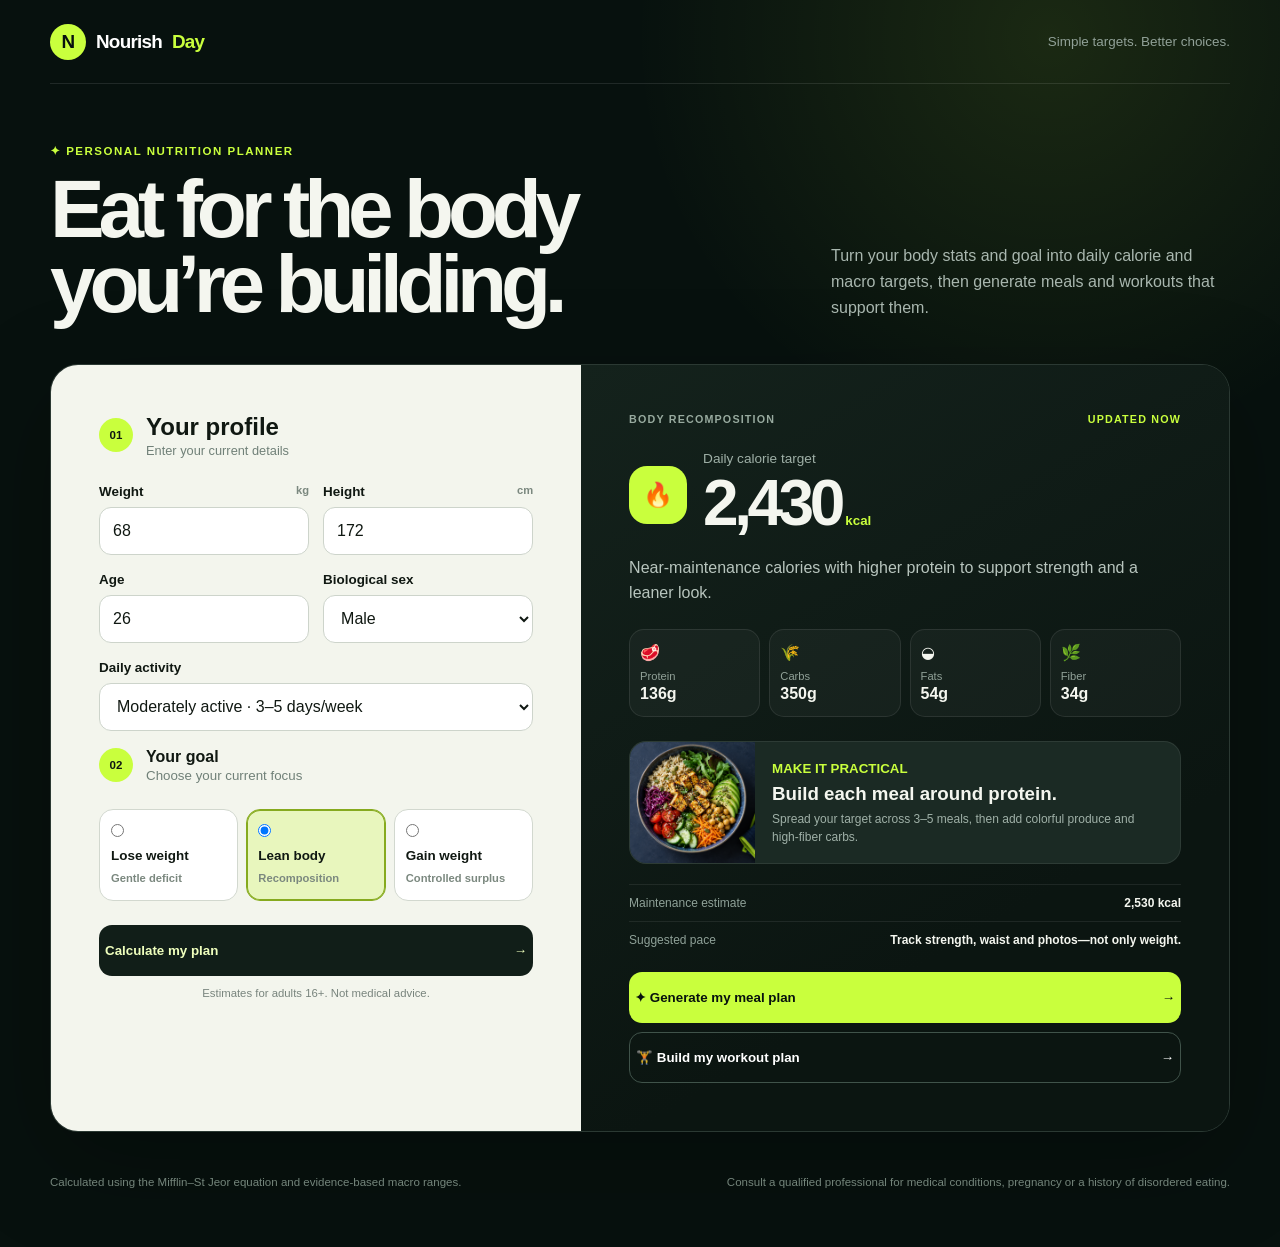
<file: index.html>
<!doctype html>
<html lang="en">
<head>
  <meta charset="UTF-8">
  <meta name="viewport" content="width=device-width, initial-scale=1.0">
  <meta name="description" content="Personalized calorie, macro, meal and workout planner.">
  <title>Nourish Day — Nutrition Planner</title>
  <link rel="stylesheet" href="styles.css">
</head>
<body>
  <main class="shell">
    <header class="header">
      <a class="brand" href="index.html"><span class="logo">N</span>Nourish<span>Day</span></a>
      <p>Simple targets. Better choices.</p>
    </header>

    <section class="hero">
      <div><p class="eyebrow">✦ Personal nutrition planner</p><h1>Eat for the body<br>you’re building.</h1></div>
      <p>Turn your body stats and goal into daily calorie and macro targets, then generate meals and workouts that support them.</p>
    </section>

    <section class="calculator" id="calculator">
      <form class="profile" id="nutrition-form">
        <div class="section-title"><b>01</b><div><h2>Your profile</h2><p>Enter your current details</p></div></div>
        <div class="two-col">
          <label>Weight <small>kg</small><input id="weight" type="number" min="30" max="300" value="68" required></label>
          <label>Height <small>cm</small><input id="height" type="number" min="120" max="230" value="172" required></label>
        </div>
        <div class="two-col">
          <label>Age<input id="age" type="number" min="16" max="90" value="26" required></label>
          <label>Biological sex<select id="sex"><option value="male">Male</option><option value="female">Female</option></select></label>
        </div>
        <label>Daily activity
          <select id="activity">
            <option value="1.2">Mostly seated</option>
            <option value="1.375">Lightly active · 1–3 days/week</option>
            <option value="1.55" selected>Moderately active · 3–5 days/week</option>
            <option value="1.725">Very active · 6–7 days/week</option>
            <option value="1.9">Athlete-level activity</option>
          </select>
        </label>
        <fieldset><legend><b>02</b><div><strong>Your goal</strong><small>Choose your current focus</small></div></legend>
          <div class="goals">
            <label class="goal"><input type="radio" name="goal" value="lose"><strong>Lose weight</strong><small>Gentle deficit</small></label>
            <label class="goal active"><input type="radio" name="goal" value="lean" checked><strong>Lean body</strong><small>Recomposition</small></label>
            <label class="goal"><input type="radio" name="goal" value="gain"><strong>Gain weight</strong><small>Controlled surplus</small></label>
          </div>
        </fieldset>
        <button class="primary dark" type="submit">Calculate my plan <span>→</span></button>
        <p class="fine-print">Estimates for adults 16+. Not medical advice.</p>
      </form>

      <section class="results" aria-live="polite">
        <div class="topline"><span id="goal-label">BODY RECOMPOSITION</span><span>UPDATED NOW</span></div>
        <div class="calories"><div class="calorie-icon">🔥</div><div><p>Daily calorie target</p><strong id="calories">2,440</strong> <small>kcal</small></div></div>
        <p class="summary" id="goal-summary">Near-maintenance calories with higher protein to support strength and a leaner look.</p>
        <div class="macros">
          <article><i>🥩</i><span>Protein</span><strong><b id="protein">136</b>g</strong></article>
          <article><i>🌾</i><span>Carbs</span><strong><b id="carbs">345</b>g</strong></article>
          <article><i>◒</i><span>Fats</span><strong><b id="fat">54</b>g</strong></article>
          <article><i>🌿</i><span>Fiber</span><strong><b id="fiber">34</b>g</strong></article>
        </div>
        <div class="meal-tip"><img src="/meal-bowl.png" alt="Balanced meal bowl"><div><small>MAKE IT PRACTICAL</small><h3>Build each meal around protein.</h3><p>Spread your target across 3–5 meals, then add colorful produce and high-fiber carbs.</p></div></div>
        <div class="facts"><p><span>Maintenance estimate</span><strong id="maintenance">2,540 kcal</strong></p><p><span>Suggested pace</span><strong id="pace">Track strength, waist and photos.</strong></p></div>
        <button class="primary lime" id="meal-button" type="button">✦ Generate my meal plan <span>→</span></button>
        <button class="primary outline" id="workout-button" type="button">🏋 Build my workout plan <span>→</span></button>
      </section>
    </section>

    <section class="meal-plan hidden" id="meal-plan">
      <div class="plan-heading"><div><p class="eyebrow">✦ Your day on a plate</p><h2>Morning to night,<br>planned for you.</h2></div><div><span id="meal-goal">BODY RECOMPOSITION</span><strong id="meal-total">2,440 kcal · 136g protein</strong></div></div>
      <div id="meal-list"></div>
      <p class="notice"><strong>Use this as a flexible template.</strong> Adjust rice, roti, oils and snacks to stay near your daily target.</p>
    </section>

    <footer><p>Calculated using the Mifflin–St Jeor equation and evidence-based macro ranges.</p><p>Consult a qualified professional for medical conditions, pregnancy or a history of disordered eating.</p></footer>
  </main>
  <script src="script.js"></script>
</body>
</html>
</file>
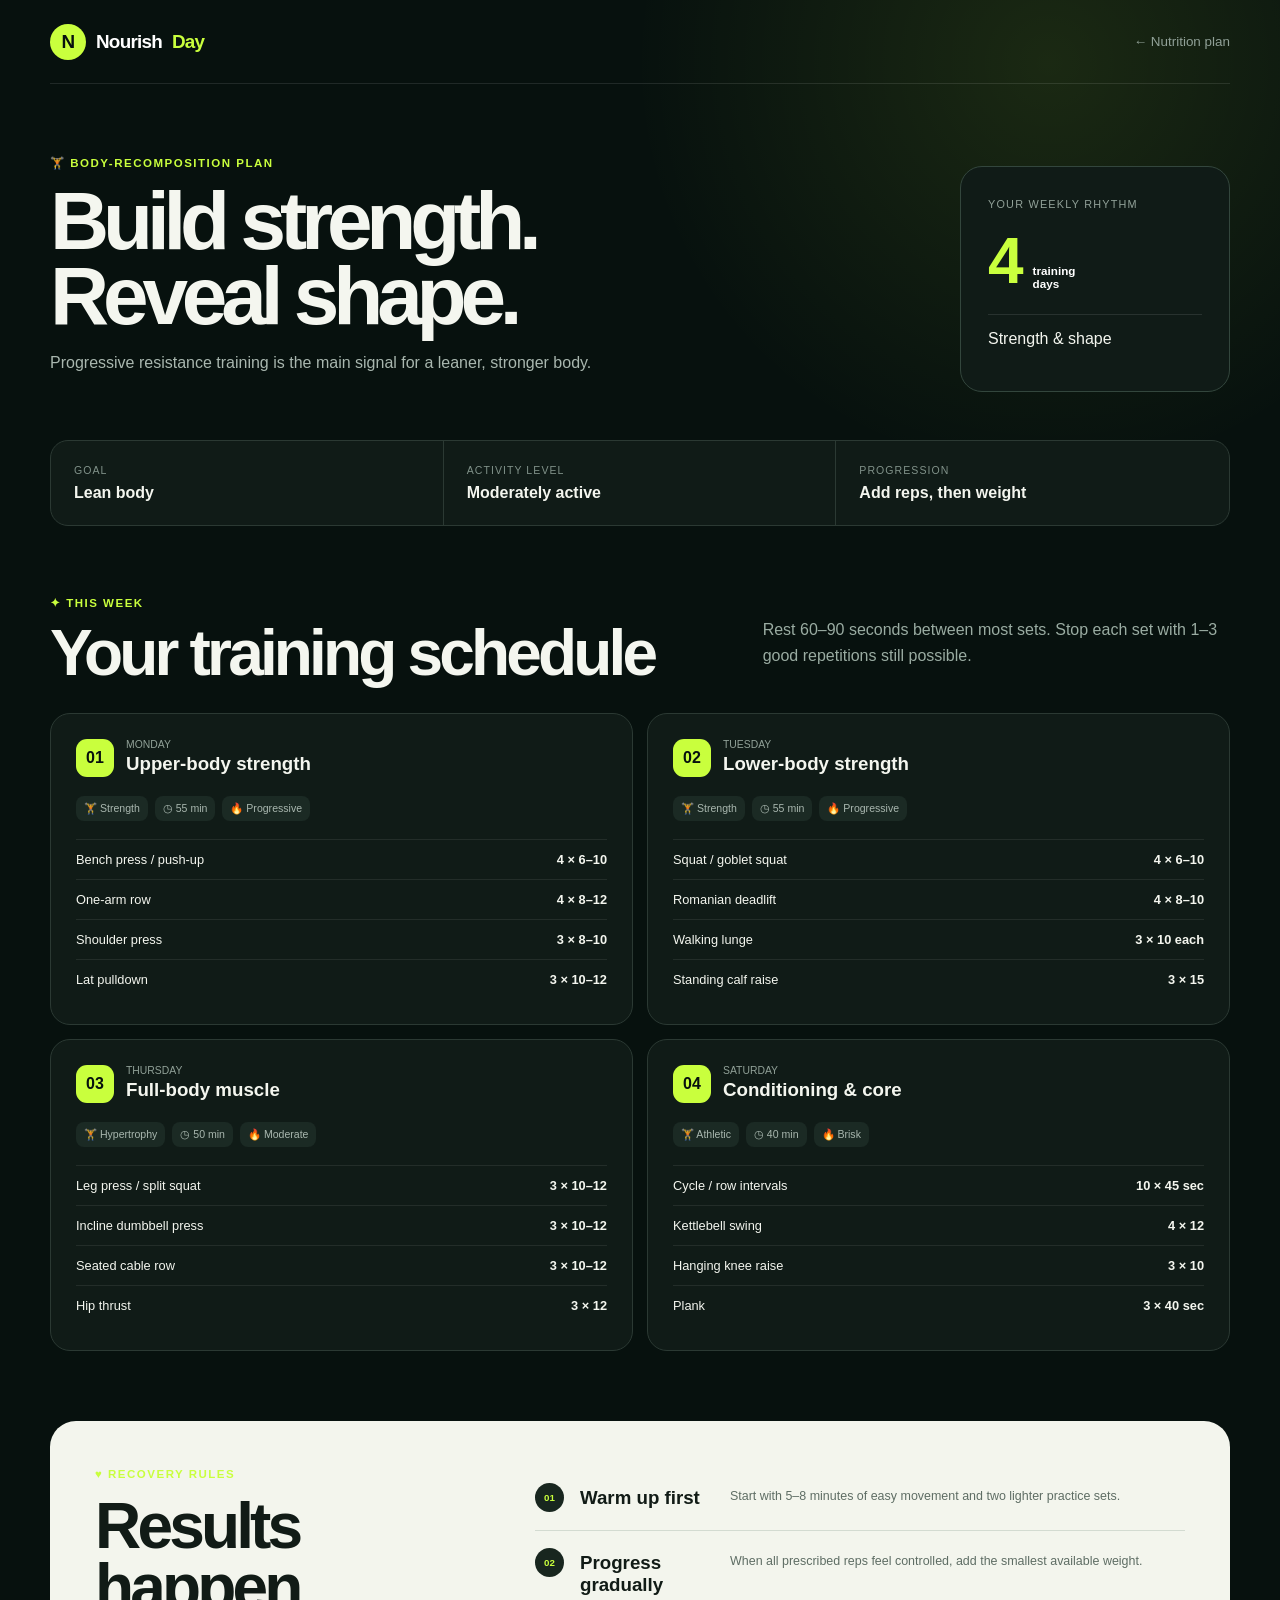
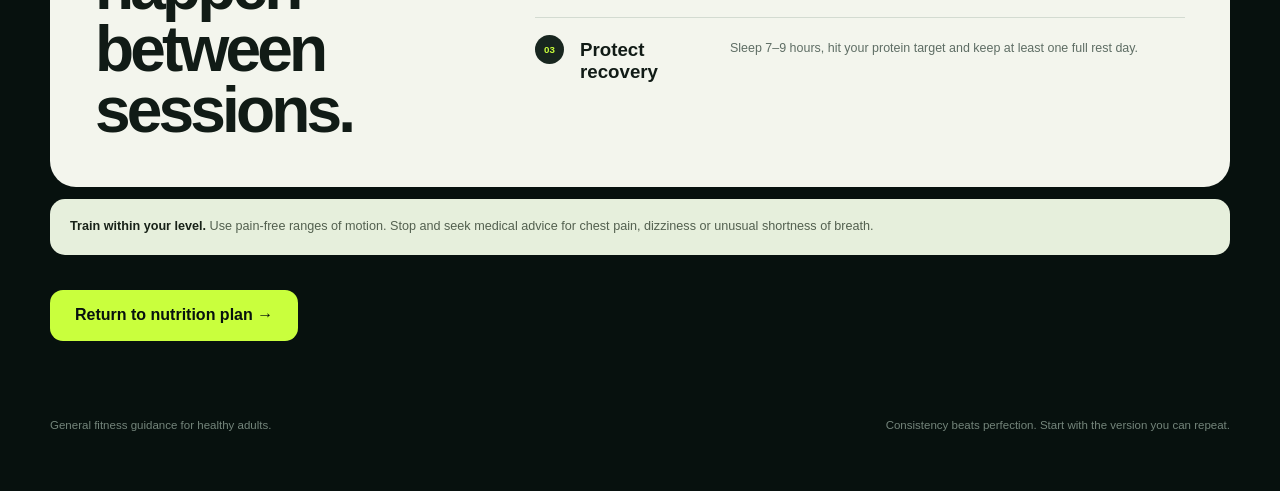
<file: workout.html>
<!doctype html>
<html lang="en">
<head>
  <meta charset="UTF-8">
  <meta name="viewport" content="width=device-width, initial-scale=1.0">
  <title>Nourish Day — Workout Plan</title>
  <link rel="stylesheet" href="styles.css">
</head>
<body>
  <main class="shell workout-page">
    <header class="header"><a class="brand" href="index.html"><span class="logo">N</span>Nourish<span>Day</span></a><a class="back" href="index.html">← Nutrition plan</a></header>
    <section class="workout-hero"><div><p class="eyebrow" id="workout-label">🏋 Body-recomposition plan</p><h1 id="workout-title">Build strength.<br>Reveal shape.</h1><p id="workout-note"></p></div><aside><span>YOUR WEEKLY RHYTHM</span><strong><b id="training-days">4</b><small>training days</small></strong><p id="workout-accent">Strength & shape</p></aside></section>
    <section class="stat-row"><article><span>Goal</span><strong id="workout-goal">Lean body</strong></article><article><span>Activity level</span><strong id="workout-activity">Moderately active</strong></article><article><span>Progression</span><strong>Add reps, then weight</strong></article></section>
    <section class="weekly"><div class="weekly-heading"><div><p class="eyebrow">✦ This week</p><h2>Your training schedule</h2></div><p>Rest 60–90 seconds between most sets. Stop each set with 1–3 good repetitions still possible.</p></div><div class="workout-grid" id="workout-grid"></div></section>
    <section class="recovery"><div><p class="eyebrow">♥ Recovery rules</p><h2>Results happen between sessions.</h2></div><div><article><b>01</b><h3>Warm up first</h3><p>Start with 5–8 minutes of easy movement and two lighter practice sets.</p></article><article><b>02</b><h3>Progress gradually</h3><p>When all prescribed reps feel controlled, add the smallest available weight.</p></article><article><b>03</b><h3>Protect recovery</h3><p>Sleep 7–9 hours, hit your protein target and keep at least one full rest day.</p></article></div></section>
    <p class="notice"><strong>Train within your level.</strong> Use pain-free ranges of motion. Stop and seek medical advice for chest pain, dizziness or unusual shortness of breath.</p>
    <a class="primary lime return" href="index.html">Return to nutrition plan →</a>
    <footer><p>General fitness guidance for healthy adults.</p><p>Consistency beats perfection. Start with the version you can repeat.</p></footer>
  </main>
  <script src="workout.js"></script>
</body>
</html>
</file>
<file: styles.css>
:root{--bg:#07110e;--panel:#101b17;--lime:#c9ff3d;--paper:#f3f5ed;--muted:#9daf9f;--border:#2b3933}*{box-sizing:border-box}html{scroll-behavior:smooth}body{margin:0;background:radial-gradient(circle at 82% 3%,rgba(201,255,61,.1),transparent 26rem),var(--bg);color:#f4f6ef;font-family:Arial,Helvetica,sans-serif}.shell{width:min(1180px,calc(100% - 36px));margin:auto}.header{height:84px;display:flex;align-items:center;justify-content:space-between;border-bottom:1px solid rgba(255,255,255,.1)}.header>p,.back{color:#91a198;font-size:.84rem;text-decoration:none}.brand{display:flex;align-items:center;gap:10px;color:#fff;text-decoration:none;font-weight:850;font-size:1.18rem;letter-spacing:-.04em}.brand>span:last-child{color:var(--lime)}.logo{display:grid;place-items:center;width:36px;height:36px;border-radius:50%;background:var(--lime);color:var(--bg)}.hero{display:grid;grid-template-columns:1.3fr .7fr;gap:40px;align-items:end;padding:60px 0 42px}.eyebrow{margin:0 0 13px!important;color:var(--lime)!important;text-transform:uppercase;letter-spacing:.13em;font-size:.72rem!important;font-weight:850}.hero h1,.workout-hero h1{margin:0;font-size:clamp(3rem,6.4vw,5.8rem);line-height:.92;letter-spacing:-.075em}.hero>p{margin:0;color:#a9b7af;line-height:1.65}.calculator{display:grid;grid-template-columns:.9fr 1.1fr;border:1px solid var(--border);border-radius:28px;overflow:hidden;box-shadow:0 30px 100px rgba(0,0,0,.28)}.profile,.results{padding:clamp(28px,4vw,48px)}.profile{background:var(--paper);color:#101812}.results{background:linear-gradient(150deg,#14221c,#0b1511 70%)}.section-title,legend{display:flex;align-items:center;gap:13px;margin-bottom:26px}.section-title b,legend>b{display:grid;place-items:center;width:34px;height:34px;border-radius:50%;background:var(--lime);font-size:.72rem}.section-title h2{margin:0}.section-title p{margin:2px 0 0;color:#708078;font-size:.8rem}.two-col{display:grid;grid-template-columns:1fr 1fr;gap:14px}label{display:block;margin-bottom:17px;font-size:.84rem;font-weight:750}label small{float:right;color:#7b887f}input,select{display:block;width:100%;height:48px;margin-top:8px;padding:0 13px;border:1px solid #cdd4cb;border-radius:12px;background:#fff;color:#101812;font-size:1rem}fieldset{margin:12px 0 24px;padding:0;border:0}legend{padding:0}legend small{display:block;margin-top:2px;color:#708078}.goals{display:grid;grid-template-columns:repeat(3,1fr);gap:8px}.goal{min-height:92px;margin:0;padding:14px 11px;border:1px solid #d2d8cf;border-radius:14px;background:#fff;cursor:pointer}.goal.active{border-color:#86aa1e;background:#e8f6bd;box-shadow:inset 0 0 0 1px #86aa1e}.goal input{width:auto;height:auto;margin:0 0 11px}.goal strong,.goal small{display:block;float:none}.goal small{margin-top:9px}.primary{display:flex;align-items:center;justify-content:center;gap:10px;width:100%;height:51px;border-radius:13px;font-weight:850;text-decoration:none;cursor:pointer}.primary span:last-child{margin-left:auto}.dark{border:0;background:#111e18;color:#efffbd}.lime{border:0;background:var(--lime);color:var(--bg)}.outline{margin-top:9px;border:1px solid #40534a;background:transparent;color:#fff}.fine-print{text-align:center;color:#78847d;font-size:.71rem}.topline{display:flex;justify-content:space-between;color:#98aa9f;font-size:.67rem;letter-spacing:.11em;font-weight:800}.topline span:last-child{color:var(--lime)}.calories{display:flex;align-items:center;gap:16px;margin-top:26px}.calorie-icon{display:grid;place-items:center;width:58px;height:58px;border-radius:18px;background:var(--lime);font-size:1.5rem}.calories p{margin:0;color:#9fb0a7;font-size:.85rem}.calories strong{font-size:clamp(2.7rem,5vw,4.2rem);letter-spacing:-.07em}.calories small{color:var(--lime);font-weight:800}.summary{color:#b8c5be;line-height:1.55}.macros{display:grid;grid-template-columns:repeat(4,1fr);gap:9px;margin:24px 0}.macros article{padding:13px 10px;border:1px solid rgba(255,255,255,.09);border-radius:15px;background:rgba(255,255,255,.035)}.macros i,.macros span,.macros strong{display:block}.macros i{margin-bottom:8px;font-style:normal}.macros span{color:#91a198;font-size:.7rem}.macros strong{margin-top:3px}.meal-tip{display:grid;grid-template-columns:125px 1fr;overflow:hidden;border:1px solid rgba(255,255,255,.08);border-radius:17px;background:#1b2a24}.meal-tip img{width:100%;height:100%;object-fit:cover}.meal-tip div{padding:17px}.meal-tip small{color:var(--lime);font-weight:800}.meal-tip h3{margin:6px 0}.meal-tip p{margin:0;color:#9fb0a7;font-size:.75rem;line-height:1.45}.facts{margin:20px 0 14px}.facts p{display:flex;justify-content:space-between;gap:20px;margin:0;padding:11px 0;border-top:1px solid rgba(255,255,255,.08);font-size:.75rem}.facts span{color:#8fa198}.facts strong{text-align:right}.hidden{display:none}.meal-plan{scroll-margin-top:20px;margin-top:26px;padding:clamp(28px,5vw,58px);border-radius:28px;background:var(--paper);color:#111b16}.plan-heading{display:grid;grid-template-columns:1.2fr .8fr;gap:40px;align-items:end;padding-bottom:34px;border-bottom:1px solid #ced6cc}.plan-heading h2,.weekly h2,.recovery h2{margin:0;font-size:clamp(2.3rem,5vw,4.6rem);line-height:.96;letter-spacing:-.06em}.plan-heading>div:last-child{display:grid;gap:8px}.plan-heading>div:last-child span{color:#708078;font-size:.75rem}.meal-row{display:grid;grid-template-columns:95px minmax(0,1fr) 105px;gap:24px;align-items:center;padding:23px 0;border-bottom:1px solid #d8ded5}.meal-row time{color:#657269;font-size:.76rem;font-weight:750}.meal-row p{margin:0;color:#738178;font-size:.68rem;text-transform:uppercase;letter-spacing:.1em;font-weight:800}.meal-row h3{margin:4px 0 7px}.meal-row .foods{color:#3f4c44;font-size:.84rem;line-height:1.5}.meal-row aside{text-align:right}.meal-row aside strong,.meal-row aside small{display:block}.meal-row aside small{color:#77847c}.notice{padding:18px 20px;border-radius:15px;background:#e6efdc;color:#53604f;font-size:.79rem;line-height:1.55}.notice strong{color:#182218}footer{display:grid;grid-template-columns:1fr 1fr;gap:25px;padding:30px 0 44px;color:#74857b;font-size:.72rem;line-height:1.55}footer p:last-child{text-align:right}
.workout-hero{display:grid;grid-template-columns:1fr 270px;gap:60px;align-items:end;padding:72px 0 48px}.workout-hero>div>p:last-child{max-width:650px;color:#a9b7af;line-height:1.65}.workout-hero aside{padding:27px;border:1px solid #33463d;border-radius:22px;background:#101b17}.workout-hero aside>span{color:#91a198;font-size:.68rem;letter-spacing:.11em}.workout-hero aside>strong{display:flex;align-items:end;gap:9px;margin:12px 0;color:var(--lime);font-size:4rem}.workout-hero aside small{max-width:60px;padding-bottom:8px;color:#fff;font-size:.73rem}.workout-hero aside p{padding-top:15px;border-top:1px solid rgba(255,255,255,.1)}.stat-row{display:grid;grid-template-columns:repeat(3,1fr);overflow:hidden;border:1px solid var(--border);border-radius:18px;background:var(--panel)}.stat-row article{padding:23px;border-right:1px solid var(--border)}.stat-row article:last-child{border:0}.stat-row span,.stat-row strong{display:block}.stat-row span{margin-bottom:8px;color:#81928a;font-size:.66rem;text-transform:uppercase;letter-spacing:.1em}.weekly{padding:70px 0}.weekly-heading{display:grid;grid-template-columns:1fr .7fr;gap:45px;align-items:end;margin-bottom:28px}.weekly-heading>p{color:#9aaca2;line-height:1.6}.workout-grid{display:grid;grid-template-columns:repeat(2,1fr);gap:14px}.workout-card{padding:25px;border:1px solid var(--border);border-radius:20px;background:var(--panel)}.workout-card header{display:flex;gap:12px;align-items:center}.workout-card header>b{display:grid;place-items:center;width:38px;height:38px;border-radius:11px;background:var(--lime);color:var(--bg)}.workout-card header p{margin:0;color:#91a198;font-size:.65rem;text-transform:uppercase}.workout-card header h3{margin:3px 0}.tags{display:flex;gap:7px;flex-wrap:wrap;margin:18px 0}.tags span{padding:6px 8px;border-radius:8px;background:#1b2a24;color:#a9b7af;font-size:.66rem}.workout-card ul{list-style:none;margin:0;padding:0}.workout-card li{display:flex;justify-content:space-between;padding:12px 0;border-top:1px solid rgba(255,255,255,.08);font-size:.8rem}.recovery{display:grid;grid-template-columns:.75fr 1.25fr;gap:50px;padding:45px;border-radius:26px;background:var(--paper);color:#111b16}.recovery article{display:grid;grid-template-columns:35px 140px 1fr;gap:10px;padding:17px 0;border-bottom:1px solid #d3dbd1}.recovery article:last-child{border:0}.recovery article b{display:grid;place-items:center;width:29px;height:29px;border-radius:50%;background:#18261f;color:var(--lime);font-size:.61rem}.recovery h3,.recovery p{margin:4px 0}.recovery p{color:#5e6d64;font-size:.78rem;line-height:1.5}.return{width:max-content;margin:35px 0;padding:0 25px}
@media(max-width:850px){.hero,.calculator,.workout-hero,.weekly-heading,.recovery,.plan-heading{grid-template-columns:1fr}.results{order:-1}.workout-hero aside{max-width:360px}}
@media(max-width:600px){.shell{width:calc(100% - 22px)}.header{height:68px}.header>p{display:none}.hero{padding:38px 3px 28px}.hero h1,.workout-hero h1{font-size:3.25rem}.calculator,.meal-plan{border-radius:20px}.profile,.results{padding:27px 20px}.results{order:0}.goals{grid-template-columns:1fr}.goal{min-height:auto}.macros{grid-template-columns:1fr 1fr}.two-col{grid-template-columns:1fr 1fr}.meal-tip{grid-template-columns:100px 1fr}.meal-plan{padding:27px 20px}.meal-row{grid-template-columns:64px 1fr}.meal-row aside{grid-column:2;text-align:left}.stat-row,.workout-grid{grid-template-columns:1fr}.stat-row article{border-right:0;border-bottom:1px solid var(--border)}.workout-hero{padding:42px 0 32px}.weekly{padding:50px 0}.recovery{padding:26px 20px}.recovery article{grid-template-columns:34px 1fr}.recovery article p{grid-column:2}footer{grid-template-columns:1fr}footer p:last-child{text-align:left}}
</file>
